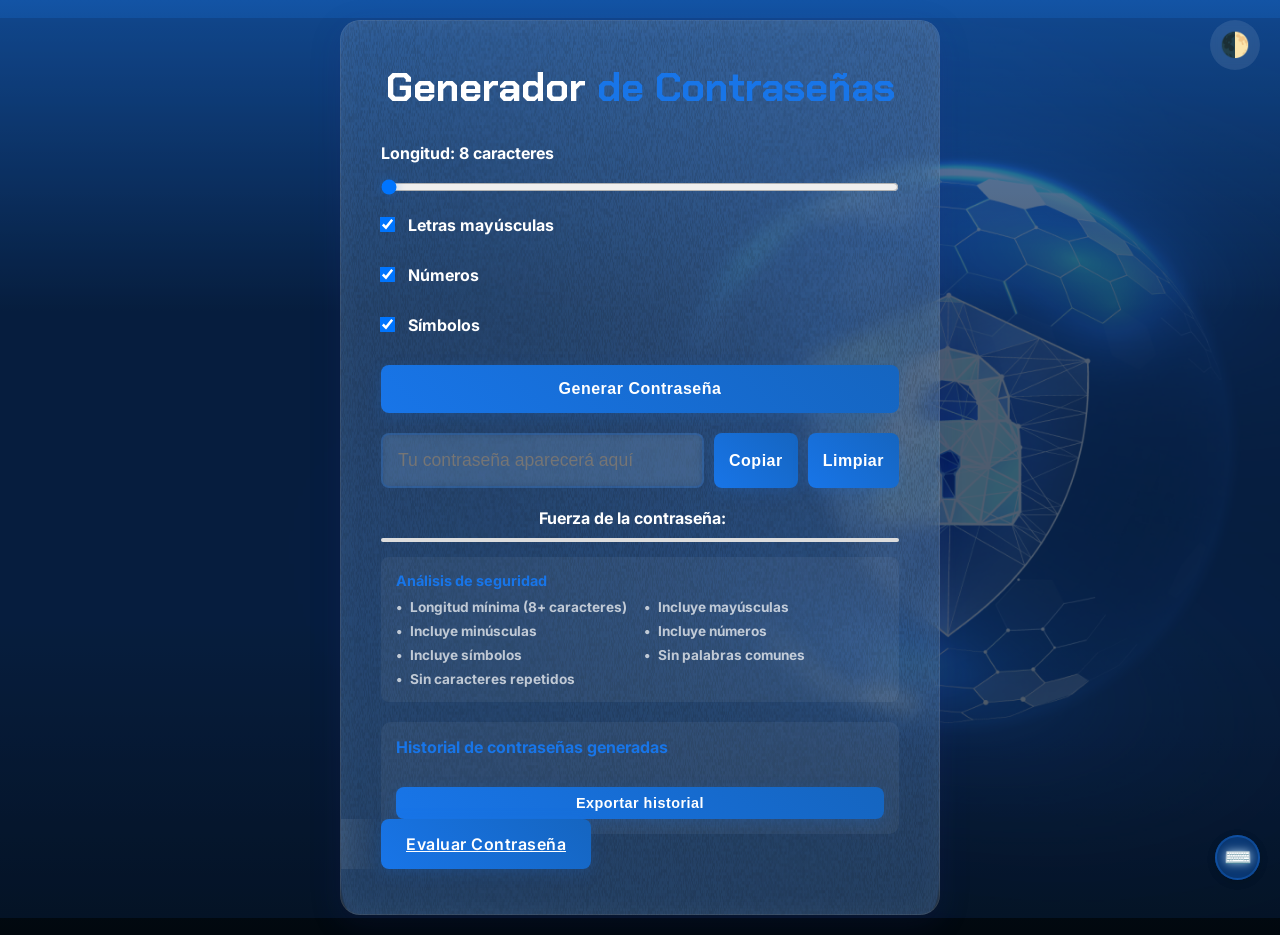
<file: index.html>
<!DOCTYPE html>
<html lang="es">
<head>
    <meta charset="UTF-8">
    <meta http-equiv="X-UA-Compatible" content="IE=edge">
    <meta name="viewport" content="width=device-width, initial-scale=1.0">
    <link rel="preconnect" href="https://fonts.googleapis.com">
    <link rel="preconnect" href="https://fonts.gstatic.com" crossorigin>
    <link href="https://fonts.googleapis.com/css2?family=Chakra+Petch:wght@700&family=Inter:wght@400;700&display=swap" rel="stylesheet">
    <title>Generador de contraseñas</title>
    <link rel="stylesheet" href="./assets/style.css">
</head>
<body class="dark">
    <button id="theme-toggle" class="theme-toggle" aria-label="Cambiar tema">🌓</button>
    
    <!-- Agregar el panel de atajos de teclado -->
    <div class="keyboard-shortcuts-info" tabindex="0">
        <button class="keyboard-info-toggle" aria-label="Mostrar atajos de teclado">⌨️</button>
        <div class="keyboard-shortcuts-panel">
            <h3>Atajos de teclado</h3>
            <ul>
                <li>
                    <div class="shortcut-description">Generar contraseña</div>
                    <div class="shortcut-keys">
                        <kbd>Alt</kbd><kbd>G</kbd>
                    </div>
                </li>
                <li>
                    <div class="shortcut-description">Copiar contraseña</div>
                    <div class="shortcut-keys">
                        <kbd>Alt</kbd><kbd>C</kbd>
                    </div>
                </li>
                <li>
                    <div class="shortcut-description">Limpiar contraseña</div>
                    <div class="shortcut-keys">
                        <kbd>Alt</kbd><kbd>L</kbd>
                    </div>
                </li>
                <li>
                    <div class="shortcut-description">Cambiar tema</div>
                    <div class="shortcut-keys">
                        <kbd>Alt</kbd><kbd>T</kbd>
                    </div>
                </li>
                <li>
                    <div class="shortcut-description">Navegar historial</div>
                    <div class="shortcut-keys">
                        <kbd>↑</kbd><kbd>↓</kbd>
                    </div>
                </li>
                <li><kbd>Tab</kbd> - Navegar elementos</li>
                <li><kbd>Enter</kbd> - Activar botón/control</li>
            </ul>
        </div>
    </div>

    <main class="container">
        <div class="container__contenido">
            <div class="container__informacion">
                <h1>Generador<span class="container__texto-azul"> de Contraseñas</span></h1>
                <div class="container__opciones">
                    <div class="container__campo">
                        <label for="longitud">Longitud: <span id="longitudValor">8</span> caracteres</label>
                        <input type="range" id="longitud" min="8" max="60" value="8">
                    </div>
                    <div class="container__campo checkbox">
                        <label><input type="checkbox" id="mayusculas" checked> Letras mayúsculas</label>
                    </div>
                    <div class="container__campo checkbox">
                        <label><input type="checkbox" id="numeros" checked> Números</label>
                    </div>
                    <div class="container__campo checkbox">
                        <label><input type="checkbox" id="simbolos" checked> Símbolos</label>
                    </div>
                </div>
                <div class="container__campo">
                    <button class="boton" id="generar">Generar Contraseña</button>
                </div>
                <div class="container__campo resultado">
                    <div class="password-wrapper">
                        <input class="container__contrasena" type="text" id="contrasena" placeholder="Tu contraseña aparecerá aquí" readonly>
                    </div>
                    <button class="boton boton--copiar" id="copiar">Copiar</button>
                    <button class="boton boton--limpiar" id="limpiar">Limpiar</button>
                </div>
                <div class="container__campo fuerza">
                    <p>Fuerza de la contraseña: <span id="fuerza"></span></p>
                    <div class="strength-meter" id="strengthMeter"></div>
                    <div class="password-analysis">
                        <h4>Análisis de seguridad</h4>
                        <ul class="analysis-list">
                            <li data-check="length">Longitud mínima (8+ caracteres)</li>
                            <li data-check="uppercase">Incluye mayúsculas</li>
                            <li data-check="lowercase">Incluye minúsculas</li>
                            <li data-check="numbers">Incluye números</li>
                            <li data-check="symbols">Incluye símbolos</li>
                            <li data-check="commonWords">Sin palabras comunes</li>
                            <li data-check="repeatedChars">Sin caracteres repetidos</li>
                        </ul>
                        <p class="crack-time"></p>
                    </div>
                </div>
                <div class="container__campo">
                    <div id="notificacion" class="notificacion"></div>
                </div>
                <div class="container__historial">
                    <h3>Historial de contraseñas generadas</h3>
                    <ul id="historial-lista"></ul>
                    <button class="boton boton--exportar" id="exportar">
                        Exportar historial
                    </button>
                </div>
                <div class="container__campo">
                    <a href="evaluate.html" class="boton boton--evaluar">Evaluar Contraseña</a>
                </div>
            </div>
        </div>
    </main>
    <script type="module" src="main.js"></script> 
</body>
</html>
</file>
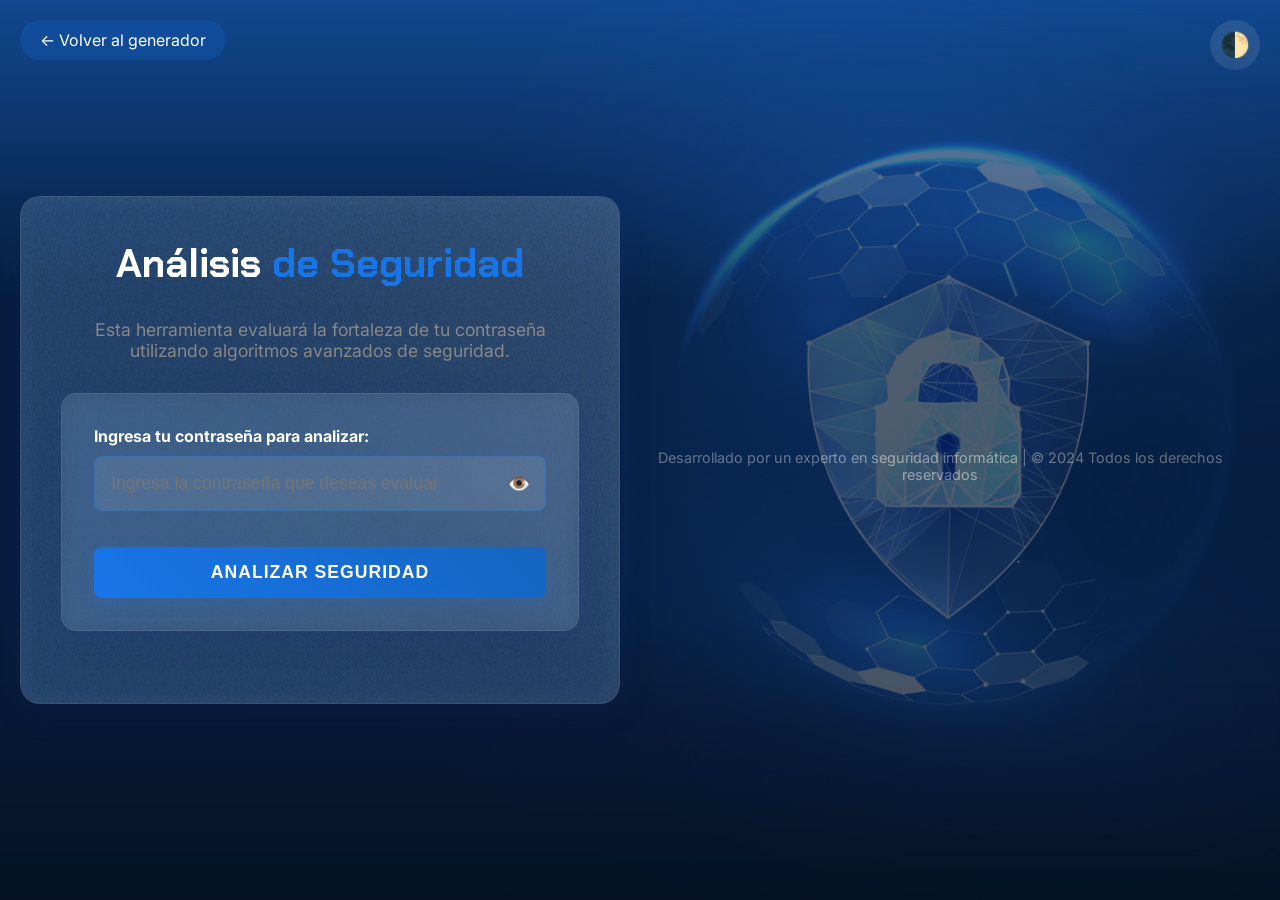
<file: evaluate.html>
<!DOCTYPE html>
<html lang="es">
<head>
    <meta charset="UTF-8">
    <meta http-equiv="X-UA-Compatible" content="IE=edge">
    <meta name="viewport" content="width=device-width, initial-scale=1.0">
    <link rel="preconnect" href="https://fonts.googleapis.com">
    <link rel="preconnect" href="https://fonts.gstatic.com" crossorigin>
    <link href="https://fonts.googleapis.com/css2?family=Chakra+Petch:wght@700&family=Inter:wght@400;700&display=swap" rel="stylesheet">
    <title>Evaluar Contraseña</title>
    <link rel="stylesheet" href="./assets/style.css">
</head>
<body class="dark">
    <button id="theme-toggle" class="theme-toggle" aria-label="Cambiar tema">🌓</button>
    <a href="index.html" class="back-button">← Volver al generador</a>
    
    <main class="container">
        <div class="container__contenido">
            <div class="container__informacion">
                <h1>Análisis <span class="container__texto-azul">de Seguridad</span></h1>
                <p class="descripcion">Esta herramienta evaluará la fortaleza de tu contraseña utilizando algoritmos avanzados de seguridad.</p>
                
                <div class="password-input-container">
                    <div class="container__campo">
                        <label for="passwordInput">Ingresa tu contraseña para analizar:</label>
                        <div class="input-wrapper">
                            <input type="password" id="passwordInput" class="password-evaluate-input" 
                                   placeholder="Ingresa la contraseña que deseas evaluar"
                                   autocomplete="off">
                            <button class="toggle-visibility" id="toggleVisibility" aria-label="Mostrar/Ocultar contraseña">
                                👁️
                            </button>
                        </div>
                    </div>
                    <button class="boton boton--analizar" id="evaluar">Analizar Seguridad</button>
                </div>

                <div class="results-container" style="display: none;">
                    <div class="security-score">
                        <h3>Puntuación de Seguridad</h3>
                        <div class="score-circle">
                            <span id="scoreNumber">0</span>/100
                        </div>
                    </div>

                    <div class="container__campo fuerza">
                        <h3>Nivel de Seguridad: <span id="fuerza"></span></h3>
                        <div class="strength-meter" id="strengthMeter"></div>
                        
                        <div class="password-analysis">
                            <h4>Análisis Detallado</h4>
                            <div class="analysis-grid">
                                <div class="analysis-column">
                                    <h5>Características</h5>
                                    <ul class="analysis-list">
                                        <li data-check="length">Longitud mínima (8+ caracteres)</li>
                                        <li data-check="uppercase">Incluye mayúsculas</li>
                                        <li data-check="lowercase">Incluye minúsculas</li>
                                        <li data-check="numbers">Incluye números</li>
                                        <li data-check="symbols">Incluye símbolos</li>
                                        <li data-check="commonWords">Sin palabras comunes</li>
                                        <li data-check="repeatedChars">Sin caracteres repetidos</li>
                                    </ul>
                                </div>
                                <div class="analysis-column">
                                    <h5>Vulnerabilidad</h5>
                                    <div class="vulnerability-info">
                                        <p class="crack-time"></p>
                                        <div id="crackDetails"></div>
                                    </div>
                                </div>
                            </div>
                        </div>

                        <div class="recommendations">
                            <h4>Recomendaciones de Mejora</h4>
                            <ul id="recommendationsList"></ul>
                        </div>
                    </div>
                </div>
            </div>
        </div>
    </main>
    <footer class="footer">
        <p>Desarrollado por un experto en seguridad informática | © 2024 Todos los derechos reservados</p>
    </footer>
    <script type="module" src="evaluate.js"></script>
</body>
</html>
</file>
<file: assets/style.css>
* {
    box-sizing: border-box;
    margin: 0;
    padding: 0;
}

body {
    font-family: 'Inter', sans-serif;
    background: linear-gradient(#1354A5 0%, #041832 33.33%, #041832 66.67%, #01080E 100%);
    min-height: 100vh;
    display: flex;
    align-items: center;
    justify-content: center;
    color: white;
    padding: 20px;
}

body::before {
    background-image: url("img/candado.png");
    background-repeat: no-repeat;
    background-position: right;
    background-size: cover;
    content: "";
    display: block;
    position: absolute;
    width: 100%;
    height: 100%;
    opacity: 0.4;
}

.container {
    width: 100%;
    max-width: 600px;
    background: rgba(255, 255, 255, 0.1);
    backdrop-filter: blur(10px);
    border-radius: 20px;
    padding: 40px;
    box-shadow: 0 8px 32px rgba(31, 38, 135, 0.37);
    background-image: url("img/Ruido.png");
    background-size: 100% 100%;
    position: relative;
    overflow: hidden;
    border: 1px solid rgba(255, 255, 255, 0.1);
    animation: containerAppear 0.5s ease-out;
}

@keyframes containerAppear {
    from {
        opacity: 0;
        transform: translateY(20px);
    }
    to {
        opacity: 1;
        transform: translateY(0);
    }
}

.container::before {
    content: '';
    position: absolute;
    top: 0;
    left: 0;
    right: 0;
    bottom: 0;
    border-radius: 20px;
    background: linear-gradient(45deg, 
        rgba(24, 117, 232, 0.1),
        rgba(24, 117, 232, 0.05),
        rgba(255, 255, 255, 0.05)
    );
    z-index: -1;
}

h1 {
    font-family: 'Chakra Petch', sans-serif;
    font-size: 2.5rem;
    margin-bottom: 30px;
    text-align: center;
}

.container__texto-azul {
    color: #1875E8;
}

.container__campo {
    margin-bottom: 20px;
}

label {
    display: block;
    margin-bottom: 10px;
    font-weight: bold;
}

input[type="range"] {
    width: 100%;
    margin-top: 10px;
    height: 8px;
    background: rgba(255, 255, 255, 0.1);
    border-radius: 4px;
    cursor: pointer;
}

input[type="range"]::-webkit-slider-thumb {
    -webkit-appearance: none;
    width: 20px;
    height: 20px;
    background: #1875E8;
    border-radius: 50%;
    cursor: pointer;
    transition: all 0.3s ease;
    box-shadow: 0 0 10px rgba(24, 117, 232, 0.3);
}

input[type="range"]::-webkit-slider-thumb:hover {
    transform: scale(1.2);
    box-shadow: 0 0 15px rgba(24, 117, 232, 0.5);
}

.checkbox {
    display: flex;
    align-items: center;
}

.checkbox input {
    margin-right: 10px;
    transform: scale(1.2);
    transition: all 0.3s ease;
}

.checkbox input:checked {
    background: #1875E8;
    border-color: #1565C0;
}

.boton {
    background: linear-gradient(45deg, #1875E8, #1565C0);
    color: white;
    border: none;
    padding: 15px 25px;
    border-radius: 8px;
    cursor: pointer;
    font-size: 1rem;
    transition: all 0.3s;
    width: 100%;
    font-weight: 600;
    letter-spacing: 0.5px;
    box-shadow: 0 4px 15px rgba(24, 117, 232, 0.2);
    position: relative;
    overflow: hidden;
}

.boton::before {
    content: '';
    position: absolute;
    top: 0;
    left: -100%;
    width: 100%;
    height: 100%;
    background: linear-gradient(
        90deg,
        transparent,
        rgba(255, 255, 255, 0.2),
        transparent
    );
    transition: 0.5s;
}

.boton:hover::before {
    left: 100%;
}

.boton:hover {
    transform: translateY(-2px);
    box-shadow: 0 8px 20px rgba(24, 117, 232, 0.3);
}

.resultado {
    display: flex;
    gap: 10px;
}

.container__contrasena {
    flex-grow: 1;
    padding: 15px;
    padding-right: 40px; /* Espacio para el botón */
    border: none;
    border-radius: 8px;
    font-size: 1.1rem;
    background-color: rgba(255, 255, 255, 0.05);
    color: white;
    white-space: nowrap;
    overflow: hidden;
    text-overflow: ellipsis;
    border: 2px solid rgba(24, 117, 232, 0.2);
    transition: all 0.3s ease;
    backdrop-filter: blur(5px);
}

.container__contrasena:focus {
    border-color: #1875E8;
    box-shadow: 0 0 0 3px rgba(24, 117, 232, 0.2);
}

.boton--copiar, .boton--limpiar {
    width: auto;
    padding: 12px 15px;
}

.fuerza {
    text-align: center;
    font-weight: bold;
}

#fuerza {
    padding: 3px 8px;
    border-radius: 3px;
}

.strength-meter {
    height: 6px;
    background: rgba(255, 255, 255, 0.1);
    border-radius: 3px;
    overflow: hidden;
    position: relative;
}

.strength-meter::before {
    content: '';
    position: absolute;
    left: 0;
    top: 0;
    height: 100%;
    width: 0;
    transition: all 0.5s ease;
}

.strength-meter.very-weak::before { 
    width: 20%; 
    background: linear-gradient(90deg, #ff4444, #ff6666); 
    animation: pulse 2s infinite;
}
.strength-meter.weak::before { 
    width: 40%; 
    background: linear-gradient(90deg, #ffbb33, #ffd966); 
}
.strength-meter.moderate::before { 
    width: 60%; 
    background: linear-gradient(90deg, #ffeb3b, #fff176); 
}
.strength-meter.strong::before { 
    width: 80%; 
    background: linear-gradient(90deg, #00C851, #00E676); 
}
.strength-meter.very-strong::before { 
    width: 100%; 
    background: linear-gradient(90deg, #007E33, #00C853);
    animation: glow 2s infinite;
}

@keyframes pulse {
    0% { opacity: 1; }
    50% { opacity: 0.5; }
    100% { opacity: 1; }
}

@keyframes glow {
    0% { filter: brightness(1); }
    50% { filter: brightness(1.3); }
    100% { filter: brightness(1); }
}

.container__historial {
    margin-top: 20px;
    padding: 15px;
    background: rgba(255, 255, 255, 0.05);
    border-radius: 10px;
    max-height: 200px;
    overflow-y: auto;
}

.container__historial h3 {
    margin-bottom: 10px;
    font-size: 1rem;
    color: #1875E8;
}

#historial-lista {
    list-style: none;
    margin-bottom: 10px;
    display: grid;
    gap: 5px;
}

#historial-lista li {
    display: grid;
    grid-template-columns: 1fr auto;
    align-items: center;
    padding: 8px 10px;
    background: rgba(255, 255, 255, 0.05);
    border-radius: 4px;
    font-size: 0.9rem;
    transition: background-color 0.2s;
}

#historial-lista li:hover {
    background: rgba(255, 255, 255, 0.1);
}

.boton--pequeño {
    padding: 4px 8px;
    font-size: 0.8rem;
    background-color: rgba(24, 117, 232, 0.5);
    min-width: 60px;
}

.boton--pequeño:hover {
    background-color: rgba(24, 117, 232, 0.8);
}

.boton--exportar {
    background-color: rgba(46, 204, 113, 0.5);
    font-size: 0.9rem;
    padding: 8px 15px;
    margin-top: 10px;
}

.boton--exportar:hover {
    background-color: rgba(46, 204, 113, 0.8);
}

/* Estilo para la barra de desplazamiento */
.container__historial::-webkit-scrollbar {
    width: 6px;
}

.container__historial::-webkit-scrollbar-track {
    background: rgba(255, 255, 255, 0.1);
    border-radius: 3px;
}

.container__historial::-webkit-scrollbar-thumb {
    background: rgba(24, 117, 232, 0.5);
    border-radius: 3px;
}

.container__historial::-webkit-scrollbar-thumb:hover {
    background: rgba(24, 117, 232, 0.8);
}

.notificacion {
    display: none;
    position: fixed;
    top: 20px;
    right: 20px;
    padding: 12px 25px;
    background: linear-gradient(45deg, #00C851, #007E33);
    color: white;
    border-radius: 8px;
    animation: slideIn 0.3s, slideOut 0.3s 1.7s;
    box-shadow: 0 4px 15px rgba(0, 200, 81, 0.3);
}

@keyframes fadeIn {
    from { opacity: 0; }
    to { opacity: 1; }
}

@keyframes fadeOut {
    from { opacity: 1; }
    to { opacity: 0; }
}

@keyframes slideIn {
    from {
        transform: translateX(100%);
        opacity: 0;
    }
    to {
        transform: translateX(0);
        opacity: 1;
    }
}

@keyframes slideOut {
    from {
        transform: translateX(0);
        opacity: 1;
    }
    to {
        transform: translateX(100%);
        opacity: 0;
    }
}

@media (max-width: 480px) {
    .container {
        padding: 30px;
    }

    h1 {
        font-size: 2rem;
    }

    .resultado {
        flex-direction: column;
    }

    .boton--copiar, .boton--limpiar {
        width: 100%;
        margin-top: 10px;
    }
}

/* Temas claro/oscuro */
.light {
    background: linear-gradient(#64B5F6 0%, #90CAF9 33.33%, #BBDEFB 66.67%, #E3F2FD 100%);
    color: #333;
}

.light .container {
    background: rgba(255, 255, 255, 0.25);
}

.light .container__contrasena {
    background: rgba(0, 0, 0, 0.1);
    color: #333;
}

.theme-toggle {
    position: fixed;
    top: 20px;
    right: 20px;
    background: none;
    border: none;
    font-size: 1.5rem;
    cursor: pointer;
    padding: 10px;
    z-index: 100;
    background: rgba(255, 255, 255, 0.1);
    backdrop-filter: blur(5px);
    border-radius: 50%;
    width: 50px;
    height: 50px;
    display: flex;
    align-items: center;
    justify-content: center;
    transition: 0.3s;
}

.theme-toggle:hover {
    transform: rotate(180deg);
}

/* Eliminar estilos relacionados con el botón de visibilidad de contraseña */
.password-wrapper {
    position: relative;
    flex-grow: 1;
    display: flex;
    min-width: 0; /* Importante para que funcione text-overflow */
}

/* Indicador de fuerza mejorado */
.strength-meter {
    height: 4px;
    border-radius: 2px;
    margin-top: 10px;
    background: #ddd;
    position: relative;
    overflow: hidden;
}

.strength-meter::before {
    content: '';
    position: absolute;
    left: 0;
    top: 0;
    height: 100%;
    transition: width 0.3s, background-color 0.3s;
}

.strength-meter.weak::before { width: 25%; background: #ff4444; }
.strength-meter.moderate::before { width: 50%; background: #ffbb33; }
.strength-meter.strong::before { width: 75%; background: #00C851; }
.strength-meter.very-strong::before { width: 100%; background: #007E33; }

/* Estilos para atajos de teclado */
.keyboard-shortcuts-info {
    position: fixed;
    bottom: 20px;
    right: 20px;
    z-index: 1000;
}

.keyboard-info-toggle {
    background: rgba(24, 117, 232, 0.2);
    border: 2px solid rgba(24, 117, 232, 0.3);
    border-radius: 50%;
    width: 45px;
    height: 45px;
    cursor: pointer;
    font-size: 1.4rem;
    backdrop-filter: blur(5px);
    transition: all 0.3s ease;
    display: flex;
    align-items: center;
    justify-content: center;
    box-shadow: 0 2px 10px rgba(0, 0, 0, 0.1);
}

.keyboard-info-toggle:hover {
    transform: scale(1.1) rotate(10deg);
    background: rgba(24, 117, 232, 0.3);
    border-color: rgba(24, 117, 232, 0.5);
}

.keyboard-shortcuts-panel {
    position: absolute;
    bottom: 60px;
    right: 0;
    background: rgba(15, 23, 42, 0.95);
    padding: 20px;
    border-radius: 12px;
    width: 320px;
    display: none;
    backdrop-filter: blur(10px);
    border: 1px solid rgba(255, 255, 255, 0.1);
    box-shadow: 0 10px 25px rgba(0, 0, 0, 0.2);
    transform-origin: bottom right;
    animation: slideIn 0.3s ease;
}

.keyboard-shortcuts-info:hover .keyboard-shortcuts-panel,
.keyboard-shortcuts-info:focus-within .keyboard-shortcuts-panel {
    display: block;
}

.keyboard-shortcuts-panel h3 {
    color: #1875E8;
    font-size: 1.1rem;
    margin-bottom: 15px;
    padding-bottom: 10px;
    border-bottom: 1px solid rgba(255, 255, 255, 0.1);
}

.keyboard-shortcuts-panel ul {
    list-style: none;
    padding: 0;
    display: grid;
    gap: 10px;
}

.keyboard-shortcuts-panel li {
    display: flex;
    align-items: center;
    justify-content: space-between;
    padding: 8px 12px;
    border-radius: 6px;
    transition: background-color 0.2s;
    gap: 12px;
}

.shortcut-description {
    flex: 1;
    font-size: 0.9rem;
    white-space: nowrap;
    overflow: hidden;
    text-overflow: ellipsis;
}

.shortcut-keys {
    display: flex;
    gap: 4px;
    align-items: center;
    white-space: nowrap;
}

kbd {
    background: rgba(255, 255, 255, 0.1);
    padding: 4px 8px;
    border-radius: 6px;
    font-family: monospace;
    font-size: 0.85rem;
    border: 1px solid rgba(255, 255, 255, 0.2);
    box-shadow: 0 2px 0 rgba(255, 255, 255, 0.1);
    min-width: 28px;
    text-align: center;
    display: inline-flex;
    align-items: center;
    justify-content: center;
}

/* Animación para el panel */
@keyframes slideIn {
    from {
        opacity: 0;
        transform: translateY(10px);
    }
    to {
        opacity: 1;
        transform: translateY(0);
    }
}

/* Ajustes para tema claro */
.light .keyboard-shortcuts-panel {
    background: rgba(255, 255, 255, 0.95);
    color: #333;
    border-color: rgba(0, 0, 0, 0.1);
}

.light .keyboard-shortcuts-panel h3 {
    border-bottom-color: rgba(0, 0, 0, 0.1);
}

.light .keyboard-shortcuts-panel li:hover {
    background: rgba(0, 0, 0, 0.05);
}

.light kbd {
    background: rgba(0, 0, 0, 0.05);
    border-color: rgba(0, 0, 0, 0.1);
    box-shadow: 0 2px 0 rgba(0, 0, 0, 0.1);
    color: #333;
}

/* Media queries para responsividad */
@media (max-width: 480px) {
    .keyboard-shortcuts-panel {
        position: fixed;
        bottom: 70px;
        right: 10px;
        left: 10px;
        width: auto;
    }
}

/* Mejoras de accesibilidad */
:focus-visible {
    outline: 2px solid #1875E8;
    outline-offset: 2px;
}

/* Ajustes para tema claro */
.light .keyboard-shortcuts-panel {
    background: rgba(255, 255, 255, 0.9);
    color: #333;
}

.light kbd {
    background: rgba(0, 0, 0, 0.1);
    border-color: rgba(0, 0, 0, 0.2);
    box-shadow: 0 2px 0 rgba(0, 0, 0, 0.1);
}

/* Estilos para el Análisis */
.password-analysis {
    margin-top: 15px;
    padding: 15px;
    background: rgba(255, 255, 255, 0.05);
    border-radius: 8px;
    text-align: left;
}

.password-analysis h4 {
    color: #1875E8;
    margin-bottom: 10px;
    font-size: 0.9rem;
}

.analysis-list {
    list-style: none;
    display: grid;
    grid-template-columns: repeat(auto-fit, minmax(200px, 1fr));
    gap: 8px;
}

.analysis-list li {
    font-size: 0.85rem;
    opacity: 0.7;
    transition: opacity 0.3s;
}

.analysis-list li.valid {
    opacity: 1;
    color: #00C851;
}

.analysis-list li.invalid {
    opacity: 1;
    color: #ff4444;
}

.analysis-list li::before {
    content: '•';
    margin-right: 8px;
    color: currentColor;
}

/* Estilos para la página de evaluación */
.back-button {
    position: fixed;
    top: 20px;
    left: 20px;
    padding: 10px 20px;
    background: rgba(24, 117, 232, 0.2);
    color: white;
    text-decoration: none;
    border-radius: 20px;
    backdrop-filter: blur(5px);
    transition: all 0.3s ease;
}

.back-button:hover {
    background: rgba(24, 117, 232, 0.4);
    transform: translateX(-5px);
}

.descripcion {
    text-align: center;
    margin-bottom: 2rem;
    color: #888;
    font-size: 1.1rem;
}

.password-input-container {
    background: rgba(255, 255, 255, 0.05);
    padding: 2rem;
    border-radius: 15px;
    margin-bottom: 2rem;
}

.input-wrapper {
    position: relative;
    display: flex;
    align-items: center;
}

.password-evaluate-input {
    width: 100%;
    padding: 15px;
    font-size: 1.1rem;
    background: rgba(255, 255, 255, 0.1);
    border: 2px solid rgba(24, 117, 232, 0.3);
    border-radius: 8px;
    color: white;
    transition: all 0.3s ease;
}

.password-evaluate-input:focus {
    border-color: #1875E8;
    box-shadow: 0 0 0 3px rgba(24, 117, 232, 0.2);
}

.toggle-visibility {
    position: absolute;
    right: 10px;
    background: none;
    border: none;
    color: #888;
    cursor: pointer;
    font-size: 1.2rem;
    padding: 5px;
}

.boton--analizar {
    background: linear-gradient(45deg, #1875E8, #1565C0);
    margin-top: 1rem;
    padding: 15px;
    font-size: 1.1rem;
    text-transform: uppercase;
    letter-spacing: 1px;
    transition: all 0.3s ease;
}

.boton--analizar:hover {
    transform: translateY(-2px);
    box-shadow: 0 5px 15px rgba(24, 117, 232, 0.3);
}

.security-score {
    text-align: center;
    margin-bottom: 2rem;
}

.score-circle {
    width: 150px;
    height: 150px;
    border-radius: 50%;
    border: 10px solid #1875E8;
    display: flex;
    align-items: center;
    justify-content: center;
    margin: 1rem auto;
    font-size: 2rem;
    font-weight: bold;
    background: linear-gradient(45deg, rgba(24, 117, 232, 0.1), rgba(24, 117, 232, 0.2));
    box-shadow: 0 0 20px rgba(24, 117, 232, 0.2);
    position: relative;
    animation: scoreAppear 1s ease-out;
}

@keyframes scoreAppear {
    from {
        transform: scale(0.5);
        opacity: 0;
    }
    to {
        transform: scale(1);
        opacity: 1;
    }
}

.analysis-grid {
    display: grid;
    grid-template-columns: 1fr 1fr;
    gap: 2rem;
    margin-top: 1rem;
}

.analysis-column h5 {
    color: #1875E8;
    margin-bottom: 1rem;
    font-size: 1.1rem;
}

.vulnerability-info {
    background: rgba(255, 255, 255, 0.05);
    padding: 1rem;
    border-radius: 8px;
}

.recommendations {
    margin-top: 2rem;
    padding: 1rem;
    background: rgba(24, 117, 232, 0.1);
    border-radius: 8px;
}

.recommendations ul {
    list-style: none;
    padding: 0;
}

.recommendations li {
    margin: 0.5rem 0;
    padding-left: 1.5rem;
    position: relative;
    animation: slideInLeft 0.3s ease-out;
    animation-fill-mode: both;
}

.recommendations li:nth-child(1) { animation-delay: 0.1s; }
.recommendations li:nth-child(2) { animation-delay: 0.2s; }
.recommendations li:nth-child(3) { animation-delay: 0.3s; }
.recommendations li:nth-child(4) { animation-delay: 0.4s; }
.recommendations li:nth-child(5) { animation-delay: 0.5s; }

@keyframes slideInLeft {
    from {
        transform: translateX(-20px);
        opacity: 0;
    }
    to {
        transform: translateX(0);
        opacity: 1;
    }
}

.recommendations li::before {
    content: '→';
    position: absolute;
    left: 0;
    color: #1875E8;
}

.footer {
    text-align: center;
    padding: 1rem;
    color: #888;
    font-size: 0.9rem;
    margin-top: 2rem;
}

@media (max-width: 768px) {
    .analysis-grid {
        grid-template-columns: 1fr;
    }
}

/* Efecto de cristal mejorado */
.container, 
.password-input-container,
.security-score,
.vulnerability-info,
.recommendations {
    backdrop-filter: blur(10px);
    border: 1px solid rgba(255, 255, 255, 0.1);
    box-shadow: 
        0 8px 32px rgba(31, 38, 135, 0.15),
        inset 0 0 32px rgba(255, 255, 255, 0.05);
}
</file>
